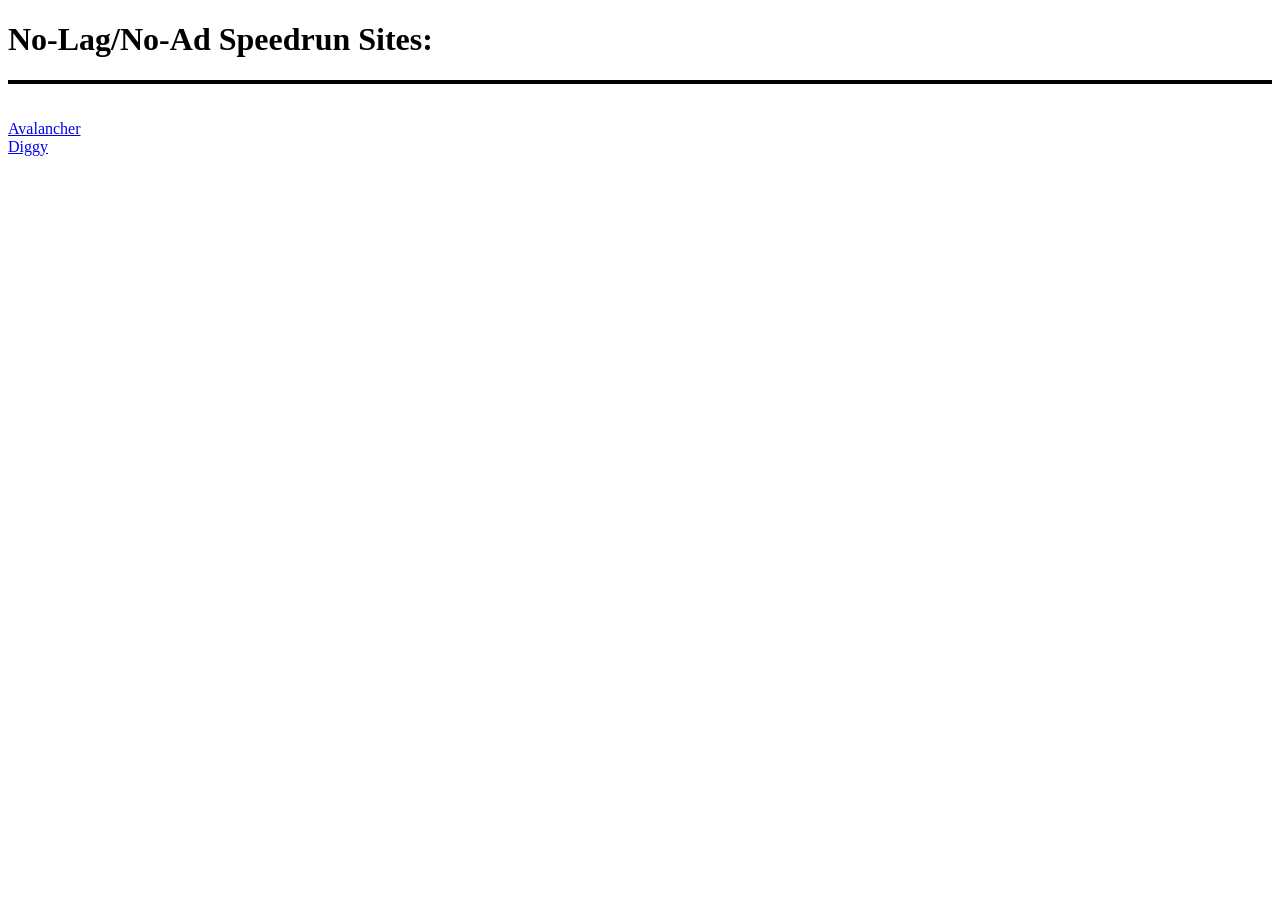
<file: index.html>
<!doctype html>
  <html height="100%">
	<head>
		<title>Exeloar's Website</title>
	</head>
	<body>
		<h1>No-Lag/No-Ad Speedrun Sites:</h1>
		<div style="border: 2px solid #000000;">
   		</div><br><br>
		<a href="http://exeloar.github.io/avalancher"> Avalancher<br>
		<a href="http://exeloar.github.io/diggy"> Diggy<br>
	</body>	
</html>
</file>
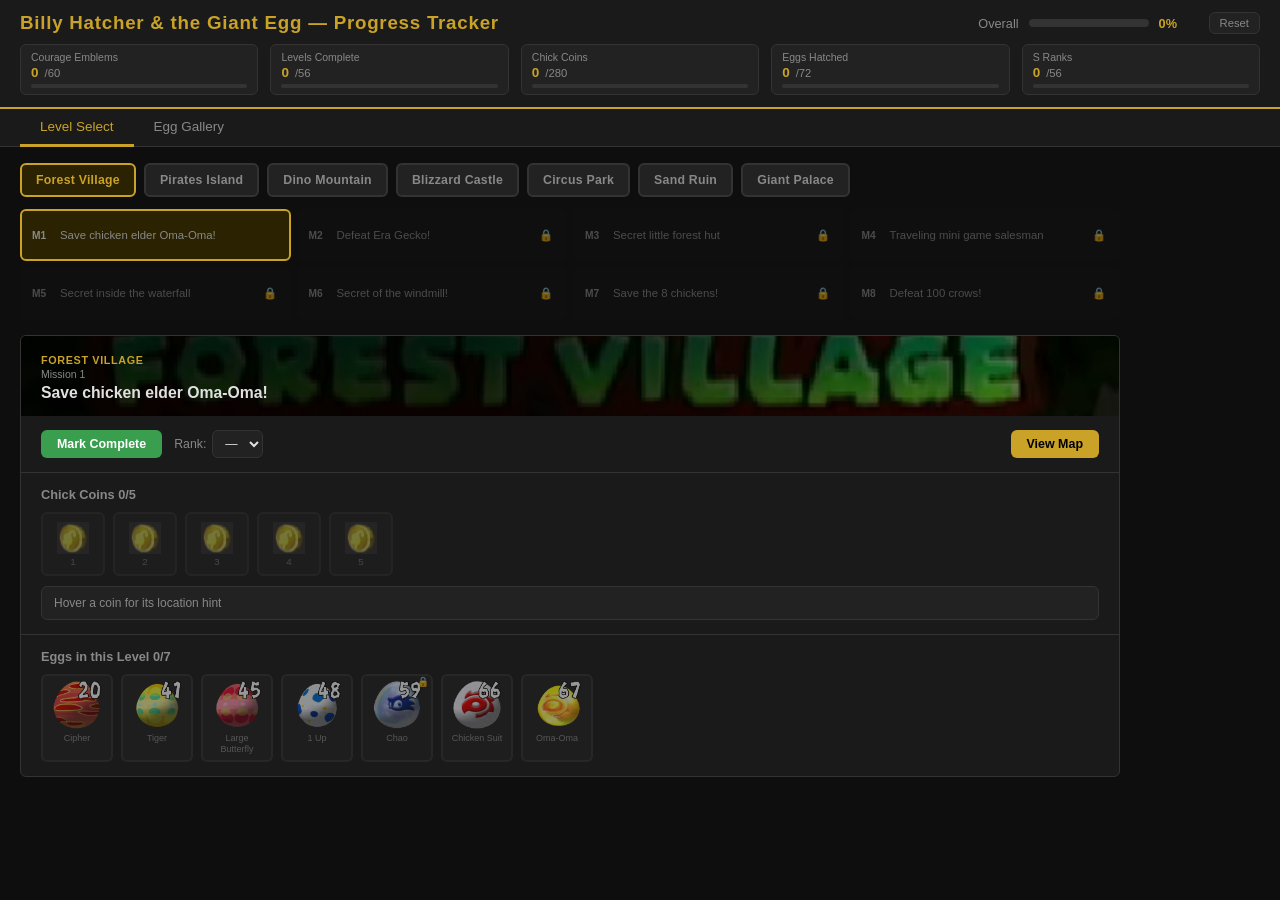
<file: billyhatcherprogresstracker/index.html>
<!DOCTYPE html>
<html lang="en">
<head>
  <meta charset="UTF-8">
  <meta name="viewport" content="width=device-width, initial-scale=1.0">
  <title>Billy Hatcher Progress Tracker</title>
  <link rel="stylesheet" href="style.css">
</head>
<body>

  <header>
    <div class="header-top">
      <h1>Billy Hatcher &amp; the Giant Egg — Progress Tracker</h1>
      <div style="display:flex;align-items:center;gap:14px;">
        <div class="overall-progress">
          <span>Overall</span>
          <div class="overall-bar-wrap"><div id="overall-bar" style="width:0%"></div></div>
          <span id="overall-pct">0%</span>
        </div>
        <button class="reset-btn" onclick="resetProgress()">Reset</button>
      </div>
    </div>
    <div class="stats-bar">
      <div class="stat">
        <span class="stat-label">Courage Emblems</span>
        <div class="stat-row">
          <span class="stat-value" id="stat-emblems">0</span>
          <span class="stat-max">/60</span>
        </div>
        <div class="progress-bar"><div class="progress-fill" id="bar-emblems" style="width:0%"></div></div>
      </div>
      <div class="stat">
        <span class="stat-label">Levels Complete</span>
        <div class="stat-row">
          <span class="stat-value" id="stat-levels">0</span>
          <span class="stat-max">/56</span>
        </div>
        <div class="progress-bar"><div class="progress-fill" id="bar-levels" style="width:0%"></div></div>
      </div>
      <div class="stat">
        <span class="stat-label">Chick Coins</span>
        <div class="stat-row">
          <span class="stat-value" id="stat-coins">0</span>
          <span class="stat-max">/280</span>
        </div>
        <div class="progress-bar"><div class="progress-fill" id="bar-coins" style="width:0%"></div></div>
      </div>
      <div class="stat">
        <span class="stat-label">Eggs Hatched</span>
        <div class="stat-row">
          <span class="stat-value" id="stat-eggs">0</span>
          <span class="stat-max">/72</span>
        </div>
        <div class="progress-bar"><div class="progress-fill" id="bar-eggs" style="width:0%"></div></div>
      </div>
      <div class="stat">
        <span class="stat-label">S Ranks</span>
        <div class="stat-row">
          <span class="stat-value" id="stat-sranks">0</span>
          <span class="stat-max">/56</span>
        </div>
        <div class="progress-bar"><div class="progress-fill" id="bar-sranks" style="width:0%"></div></div>
      </div>
    </div>
  </header>

  <nav>
    <button class="tab-btn active" data-tab="level-select">Level Select</button>
    <button class="tab-btn" data-tab="egg-gallery">Egg Gallery</button>
  </nav>

  <main>

    <!-- Level Select Tab -->
    <div id="level-select" class="tab-content active">
      <div id="world-buttons"></div>
      <div id="mission-buttons"></div>
      <div id="level-detail">
        <p class="placeholder">Select a level above to view its details</p>
      </div>
    </div>

    <!-- Egg Gallery Tab -->
    <div id="egg-gallery" class="tab-content">
      <div id="egg-left">
        <div id="egg-zero-row"></div>
        <div id="egg-grid"></div>
      </div>
      <div id="egg-detail">
        <p class="placeholder" style="font-size:0.82rem;color:var(--text-dim);">Select an egg to view details</p>
      </div>
    </div>

  </main>

  <script src="data.js"></script>
  <script src="app.js"></script>
</body>
</html>
</file>
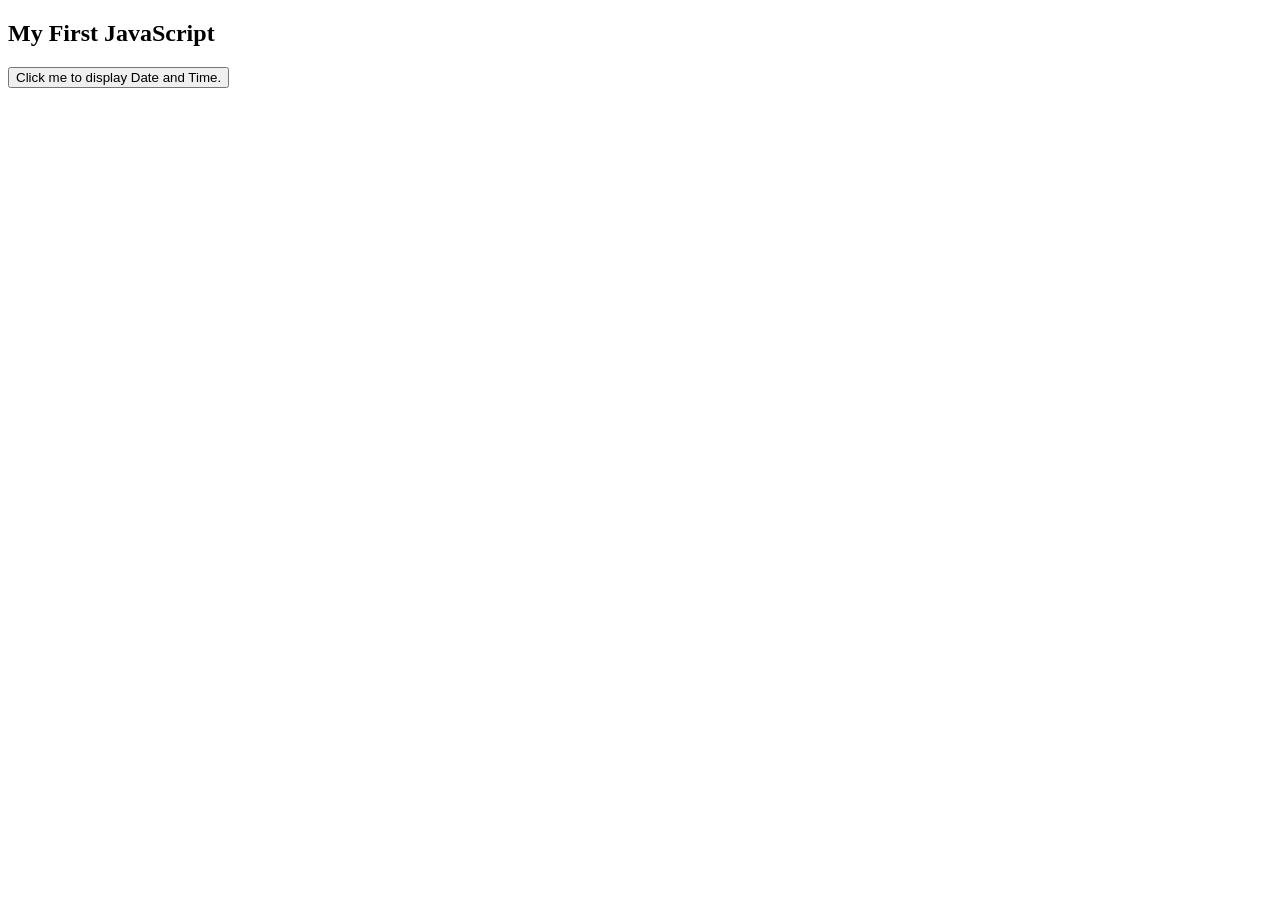
<file: habanerotest/index.html>
<!DOCTYPE html>
<html>
<body>

<h2>My First JavaScript</h2>

<button type="button"
onclick="document.getElementById('demo').innerHTML = Date()">
Click me to display Date and Time.</button>

<p id="demo"></p>

</body>
</html>
</file>
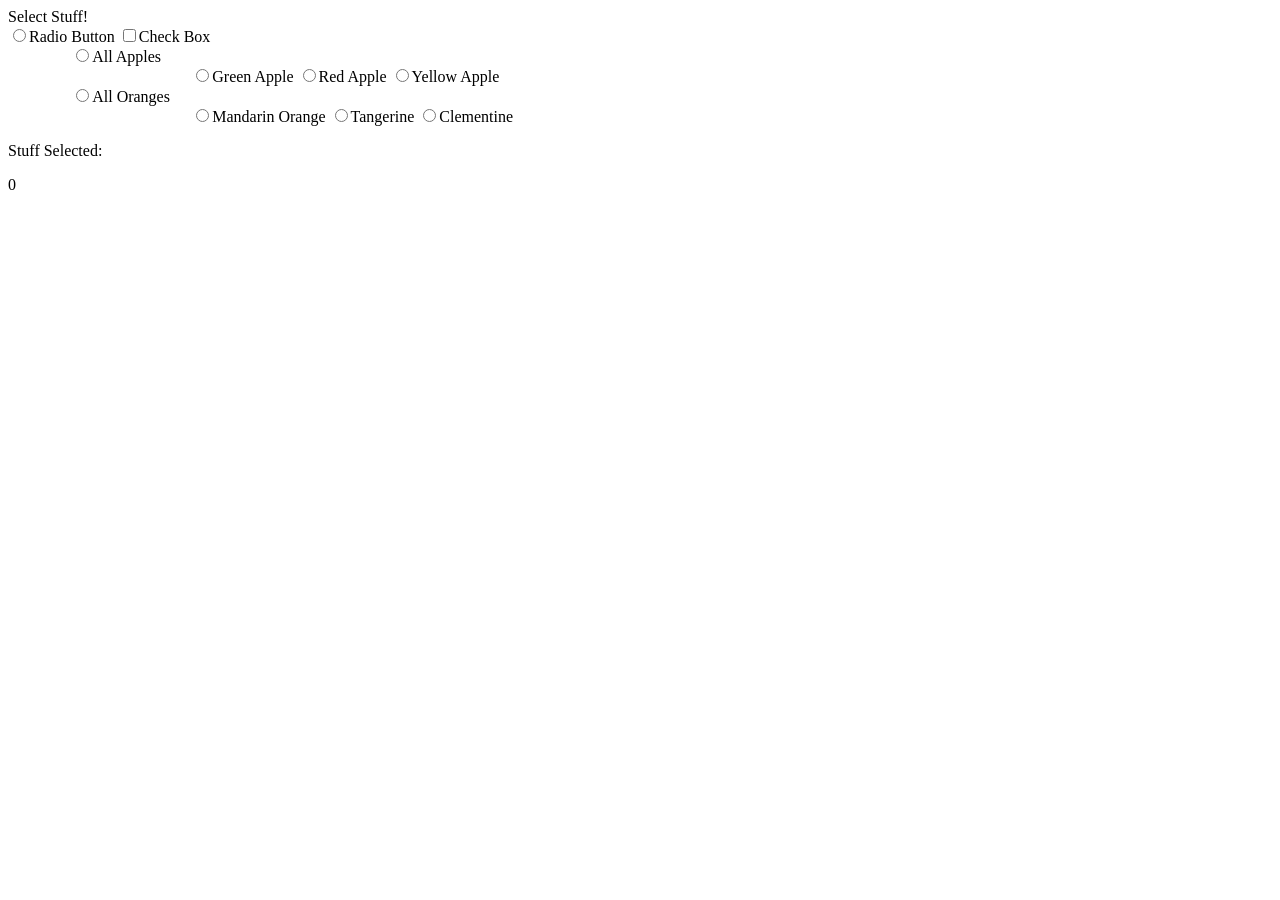
<file: selectioncounter/index.html>
<!DOCTYPE html>
<html>
<body>

Select Stuff!
<div id="selections">
    <input type="radio">Radio Button</input>
    <input type="checkbox">Check Box</input>
    <div style = "margin-left:5%">
        <input type="radio">All Apples</input>
        <div style = "margin-left:10%">
            <input type ="radio">Green Apple</input>
            <input type ="radio">Red Apple</input> 
            <input type ="radio">Yellow Apple</input> 
        </div>
    </div>
    <div style = "margin-left:5%">
        <input type="radio">All Oranges</input>
        <div style = "margin-left:10%">
            <input type ="radio">Mandarin Orange</input>
            <input type ="radio">Tangerine</input> 
            <input type ="radio">Clementine</input> 
        </div>
    </div>
    </div>
</div>
<p>Stuff Selected:</p>
<p id="counter">0</p>

</body>

<script>
    document.body.addEventListener('click',
        function() {
            document.getElementById("counter").innerHTML = getNumSelected();
        },
        true
    );
    
    function getNumSelected() {
        count = 0;
        console.log(document.getElementById("selections").getElementsByTagName("*"));
        for(element of document.getElementById("selections").getElementsByTagName("*")) {
            count += isSelected(element);
        }
        return count;
    }
    
    function isSelected(HTMLelement){
        console.log(HTMLelement.nodeName)
        if (HTMLelement.nodeName != "INPUT"){
            return 0;
        }
        if (!HTMLelement.checked){
            return 0;
        }
        return 1;
    }
</script>

</html>
</file>
<file: billyhatcherprogresstracker/style.css>
/* ─────────────────────────────────────────────
   Base & Reset
   ───────────────────────────────────────────── */

*, *::before, *::after { box-sizing: border-box; margin: 0; padding: 0; }

:root {
  --bg:        #0e0e0e;
  --bg2:       #1a1a1a;
  --bg3:       #222;
  --border:    #333;
  --gold:      #c9a227;
  --gold-dim:  #7a6015;
  --orange:    #e05c1a;
  --green:     #3a9e4f;
  --red:       #b03030;
  --text:      #e0e0e0;
  --text-dim:  #888;
  --locked:    #3a3a3a;
  --complete:  #1e3a1e;
  --radius:    6px;
}

html { font-size: 15px; }

body {
  font-family: 'Segoe UI', Arial, sans-serif;
  background: var(--bg);
  color: var(--text);
  min-height: 100vh;
  display: flex;
  flex-direction: column;
}

button { cursor: pointer; border: none; font-family: inherit; }
img    { display: block; }
ul     { list-style: none; }

/* ─────────────────────────────────────────────
   Header & Stats
   ───────────────────────────────────────────── */

header {
  background: var(--bg2);
  border-bottom: 2px solid var(--gold);
  padding: 12px 20px;
  position: sticky;
  top: 0;
  z-index: 100;
}

.header-top {
  display: flex;
  align-items: center;
  justify-content: space-between;
  margin-bottom: 10px;
}

header h1 {
  font-size: 1.25rem;
  color: var(--gold);
  letter-spacing: 0.04em;
}

.overall-progress {
  display: flex;
  align-items: center;
  gap: 10px;
  font-size: 0.85rem;
  color: var(--text-dim);
}

.overall-bar-wrap {
  width: 120px;
  height: 8px;
  background: var(--border);
  border-radius: 4px;
  overflow: hidden;
}

#overall-bar {
  height: 100%;
  background: var(--gold);
  transition: width 0.3s;
}

#overall-pct { color: var(--gold); font-weight: bold; min-width: 36px; }

.stats-bar {
  display: flex;
  gap: 12px;
  flex-wrap: wrap;
}

.stat {
  flex: 1;
  min-width: 100px;
  background: var(--bg3);
  border: 1px solid var(--border);
  border-radius: var(--radius);
  padding: 6px 10px;
}

.stat-label { font-size: 0.7rem; color: var(--text-dim); display: block; margin-bottom: 2px; }

.stat-row {
  display: flex;
  align-items: center;
  gap: 6px;
  margin-bottom: 4px;
}

.stat-value { font-size: 0.9rem; font-weight: bold; color: var(--gold); }
.stat-max   { font-size: 0.75rem; color: var(--text-dim); }

.progress-bar {
  height: 4px;
  background: var(--border);
  border-radius: 2px;
  overflow: hidden;
}

.progress-fill {
  height: 100%;
  background: var(--gold);
  transition: width 0.3s;
  border-radius: 2px;
}

.reset-btn {
  background: var(--bg3);
  border: 1px solid var(--border);
  color: var(--text-dim);
  font-size: 0.75rem;
  padding: 4px 10px;
  border-radius: var(--radius);
  transition: border-color 0.2s, color 0.2s;
}
.reset-btn:hover { border-color: var(--red); color: var(--red); }

/* ─────────────────────────────────────────────
   Tabs
   ───────────────────────────────────────────── */

nav {
  display: flex;
  background: var(--bg2);
  border-bottom: 1px solid var(--border);
  padding: 0 20px;
}

.tab-btn {
  background: none;
  color: var(--text-dim);
  padding: 10px 20px;
  font-size: 0.9rem;
  border-bottom: 3px solid transparent;
  margin-bottom: -1px;
  transition: color 0.2s, border-color 0.2s;
}
.tab-btn.active { color: var(--gold); border-bottom-color: var(--gold); }
.tab-btn:hover  { color: var(--text); }

/* ─────────────────────────────────────────────
   Tab Content
   ───────────────────────────────────────────── */

main { flex: 1; padding: 16px 20px; }

.tab-content { display: none; }
.tab-content.active { display: block; }

/* ─────────────────────────────────────────────
   Level Select — World Buttons
   ───────────────────────────────────────────── */

#level-select { max-width: 1100px; }

#world-buttons {
  display: flex;
  flex-wrap: wrap;
  gap: 8px;
  margin-bottom: 12px;
}

.world-btn {
  background: var(--bg3);
  border: 2px solid var(--border);
  color: var(--text-dim);
  padding: 8px 14px;
  border-radius: var(--radius);
  font-size: 0.82rem;
  font-weight: 600;
  letter-spacing: 0.02em;
  transition: all 0.15s;
}
.world-btn:hover  { border-color: var(--gold-dim); color: var(--text); }
.world-btn.active { border-color: var(--gold); color: var(--gold); background: #2a2200; }

/* ─────────────────────────────────────────────
   Level Select — Mission Buttons
   ───────────────────────────────────────────── */

#mission-buttons {
  display: grid;
  grid-template-columns: repeat(2, 1fr);
  gap: 6px;
  margin-bottom: 16px;
}

@media (min-width: 640px) {
  #mission-buttons { grid-template-columns: repeat(4, 1fr); }
}

.mission-btn {
  background: var(--bg3);
  border: 2px solid var(--border);
  color: var(--text-dim);
  padding: 8px 10px;
  border-radius: var(--radius);
  text-align: left;
  display: flex;
  align-items: center;
  gap: 6px;
  transition: all 0.15s;
  min-height: 52px;
}
.mission-btn:hover   { border-color: var(--gold-dim); color: var(--text); }
.mission-btn.active  { border-color: var(--gold); background: #2a2200; }
.mission-btn.locked  { border-color: transparent; background: #111; opacity: 0.5; }
.mission-btn.complete{ border-color: #2d5a2d; background: var(--complete); }

.mission-num  { font-size: 0.68rem; color: var(--text-dim); min-width: 22px; font-weight: bold; }
.mission-name { flex: 1; font-size: 0.76rem; line-height: 1.3; }
.mission-status {
  font-size: 0.75rem;
  font-weight: bold;
  min-width: 18px;
  text-align: center;
}

.rank-S     { color: #ffd700; }
.rank-A     { color: #ff8c00; }
.rank-B     { color: #6699ff; }
.rank-C     { color: #66cc66; }
.rank-D     { color: #aaa; }
.rank-NORANK{ color: var(--text-dim); }

/* ─────────────────────────────────────────────
   Level Detail
   ───────────────────────────────────────────── */

#level-detail {
  background: var(--bg2);
  border: 1px solid var(--border);
  border-radius: var(--radius);
  overflow: hidden;
}

.placeholder {
  padding: 40px;
  text-align: center;
  color: var(--text-dim);
}

.level-banner {
  background-size: cover;
  background-position: center;
  position: relative;
  min-height: 80px;
  display: flex;
  align-items: flex-end;
}

.level-banner::before {
  content: '';
  position: absolute;
  inset: 0;
  background: linear-gradient(to right, rgba(0,0,0,0.85) 40%, rgba(0,0,0,0.4));
}

.level-banner-text {
  position: relative;
  padding: 14px 20px;
  display: flex;
  flex-direction: column;
  gap: 2px;
}

.banner-world   { font-size: 0.72rem; color: var(--gold); font-weight: 600; letter-spacing: 0.06em; text-transform: uppercase; }
.banner-mission { font-size: 0.7rem; color: var(--text-dim); }
.banner-level-name { font-size: 1.05rem; font-weight: bold; color: var(--text); margin-top: 2px; }

.level-controls {
  display: flex;
  align-items: center;
  gap: 12px;
  padding: 14px 20px;
  border-bottom: 1px solid var(--border);
  flex-wrap: wrap;
}

/* Generic buttons */
.btn {
  padding: 7px 16px;
  border-radius: var(--radius);
  font-size: 0.83rem;
  font-weight: 600;
  transition: opacity 0.15s, filter 0.15s;
}
.btn:hover { filter: brightness(1.15); }

.btn-success { background: var(--green);  color: #fff; }
.btn-danger  { background: var(--red);    color: #fff; }
.btn-primary { background: var(--gold);   color: #000; }

.rank-wrapper {
  display: flex;
  align-items: center;
  gap: 6px;
  font-size: 0.82rem;
  color: var(--text-dim);
}

.rank-select {
  background: var(--bg3);
  border: 1px solid var(--border);
  color: var(--text);
  padding: 5px 8px;
  border-radius: var(--radius);
  font-size: 0.82rem;
}
.rank-select:focus { outline: 1px solid var(--gold); }

/* Coins */
.coin-section { padding: 14px 20px; border-bottom: 1px solid var(--border); }
.coin-section h3 { font-size: 0.85rem; color: var(--text-dim); margin-bottom: 10px; }

.coin-row { display: flex; gap: 8px; flex-wrap: wrap; margin-bottom: 10px; }

.coin-btn {
  width: 64px;
  height: 64px;
  background: var(--bg3);
  border: 2px solid var(--border);
  border-radius: var(--radius);
  display: flex;
  flex-direction: column;
  align-items: center;
  justify-content: center;
  gap: 2px;
  opacity: 0.4;
  transition: all 0.15s;
  position: relative;
}
.coin-btn img  { width: 32px; height: 32px; object-fit: contain; }
.coin-btn span { font-size: 0.65rem; color: var(--text-dim); }
.coin-btn:hover    { border-color: var(--gold-dim); opacity: 0.8; }
.coin-btn.collected {
  opacity: 1;
  border-color: var(--gold);
  background: #2a2200;
}

.coin-hint {
  font-size: 0.8rem;
  color: var(--text-dim);
  background: var(--bg3);
  border: 1px solid var(--border);
  border-radius: var(--radius);
  padding: 7px 12px;
  min-height: 34px;
  display: flex;
  align-items: center;
}

/* Eggs in level */
.level-eggs-section { padding: 14px 20px; }
.level-eggs-section h3 { font-size: 0.85rem; color: var(--text-dim); margin-bottom: 10px; }

.level-egg-grid {
  display: flex;
  flex-wrap: wrap;
  gap: 8px;
}

.level-egg-card {
  width: 72px;
  background: var(--bg3);
  border: 2px solid var(--border);
  border-radius: var(--radius);
  padding: 5px;
  display: flex;
  flex-direction: column;
  align-items: center;
  gap: 4px;
  font-size: 0.6rem;
  color: var(--text-dim);
  text-align: center;
  line-height: 1.2;
  position: relative;
  opacity: 0.55;
  transition: all 0.15s;
}
.level-egg-card img { width: 48px; height: 48px; object-fit: contain; }
.level-egg-card:hover   { border-color: var(--gold-dim); opacity: 0.9; }
.level-egg-card.hatched {
  opacity: 1;
  border-color: var(--gold);
  background: #2a2200;
}

.hatched-mark {
  position: absolute;
  bottom: 3px;
  left: 3px;
  top: auto;
  right: auto;
  width: 18px;
  height: 18px;
  background: #2d8a3e;
  border: 1.5px solid #5fca72;
  border-radius: 50%;
  display: flex;
  align-items: center;
  justify-content: center;
  font-size: 10px;
  font-weight: bold;
  color: #fff;
  line-height: 1;
  pointer-events: none;
}

.hatched-mark-lg {
  width: 30px;
  height: 30px;
  font-size: 16px;
  top: -8px;
  right: -8px;
  bottom: auto;
  left: auto;
}

.no-eggs-msg {
  padding: 14px 20px;
  color: var(--text-dim);
  font-size: 0.85rem;
}

/* ─────────────────────────────────────────────
   Egg Gallery
   ───────────────────────────────────────────── */

#egg-gallery.active {
  display: flex;
  gap: 16px;
  max-width: 1200px;
  align-items: flex-start;
}

#egg-left {
  flex: 1;
  min-width: 0;
  display: flex;
  flex-direction: column;
  gap: 10px;
}

#egg-zero-row {
  display: flex;
  align-items: center;
  gap: 10px;
  padding-bottom: 10px;
  border-bottom: 1px solid var(--border);
}

.egg-zero-label {
  font-size: 0.72rem;
  color: var(--text-dim);
  font-weight: 600;
  letter-spacing: 0.05em;
  text-transform: uppercase;
  writing-mode: vertical-rl;
  text-orientation: mixed;
}

.egg-zero-card {
  width: 56px;
  height: 56px;
  flex-shrink: 0;
}

#egg-grid {
  display: grid;
  grid-template-columns: repeat(9, 1fr);
  gap: 5px;
}

@media (max-width: 500px) {
  #egg-grid { grid-template-columns: repeat(6, 1fr); }
}

.egg-card {
  background: var(--bg3);
  border: 2px solid var(--border);
  border-radius: var(--radius);
  padding: 4px;
  position: relative;
  opacity: 0.5;
  transition: all 0.15s;
  aspect-ratio: 1;
  display: flex;
  align-items: center;
  justify-content: center;
}
.egg-card img { width: 100%; height: auto; object-fit: contain; }
.egg-card:hover   { border-color: var(--gold-dim); opacity: 0.85; }
.egg-card.hatched { opacity: 1; border-color: var(--gold); background: #2a2200; }
.egg-card.selected{ border-color: var(--gold) !important; box-shadow: 0 0 0 2px var(--gold); opacity: 1; }

.egg-lock {
  position: absolute;
  top: 1px;
  right: 2px;
  font-size: 0.65rem;
  line-height: 1;
  pointer-events: none;
}

/* Egg Detail Panel */
#egg-detail {
  background: var(--bg2);
  border: 1px solid var(--border);
  border-radius: var(--radius);
  padding: 20px;
  position: sticky;
  top: 80px;
  display: flex;
  flex-direction: column;
  gap: 12px;
  align-items: center;
  text-align: center;
}

.egg-detail-img-wrap {
  position: relative;
  width: 100px;
  height: 100px;
  display: flex;
  align-items: center;
  justify-content: center;
  overflow: visible;
}

.egg-detail-img { width: 100px; height: 100px; object-fit: contain; }

.egg-item-img {
  position: absolute;
  bottom: -16px;
  right: -24px;
  width: 72px;
  height: 72px;
  object-fit: contain;
  background: rgba(14,14,14,0.8);
  border: 1px solid var(--border);
  border-radius: var(--radius);
  padding: 4px;
}


.egg-detail-name {
  font-size: 1rem;
  font-weight: bold;
  color: var(--text);
}

.egg-status-badge {
  display: inline-block;
  padding: 3px 12px;
  border-radius: 99px;
  font-size: 0.78rem;
  background: var(--bg3);
  border: 1px solid var(--border);
  color: var(--text-dim);
}
.egg-status-badge.hatched {
  background: #2a2200;
  border-color: var(--gold);
  color: var(--gold);
}

.egg-locations-list {
  width: 100%;
  text-align: left;
  display: flex;
  flex-direction: column;
  gap: 4px;
}

.egg-locations-list li {
  font-size: 0.74rem;
  color: var(--text-dim);
  background: var(--bg3);
  padding: 5px 8px;
  border-radius: 4px;
  border: 1px solid transparent;
  transition: border-color 0.15s, color 0.15s;
}
.egg-locations-list li:hover { border-color: var(--gold-dim); color: var(--text); }
.egg-locations-list li.loc-complete { color: #6aaa6a; }

#egg-detail h3 {
  font-size: 0.8rem;
  color: var(--text-dim);
  text-align: left;
  width: 100%;
  border-top: 1px solid var(--border);
  padding-top: 10px;
}

/* ─────────────────────────────────────────────
   Fruit Preferences
   ───────────────────────────────────────────── */

.fruit-section {
  width: 100%;
  display: flex;
  flex-direction: column;
  gap: 8px;
  border-top: 1px solid var(--border);
  padding-top: 10px;
}

.fruit-header {
  display: flex;
  align-items: center;
  justify-content: space-between;
  width: 100%;
}

.fruit-header h3 {
  border-top: none;
  padding-top: 0;
  margin: 0;
}

.pts-badge {
  font-size: 0.72rem;
  font-weight: bold;
  color: var(--gold);
  background: #2a2200;
  border: 1px solid var(--gold-dim);
  border-radius: 99px;
  padding: 2px 8px;
}

.fruit-row {
  display: grid;
  grid-template-columns: repeat(7, 1fr);
  gap: 4px;
  width: 100%;
}

.fruit-chip {
  display: flex;
  flex-direction: column;
  align-items: center;
  gap: 2px;
  padding: 5px 2px;
  border-radius: var(--radius);
  border: 1px solid transparent;
  filter: grayscale(1);
  opacity: 0.28;
  transition: opacity 0.15s, filter 0.15s;
  background: var(--bg3);
}

.fruit-chip.preferred {
  filter: none;
  opacity: 1;
  border-color: var(--gold-dim);
  background: #1e1a00;
  box-shadow: 0 0 6px rgba(201,162,39,0.2);
}

.fruit-emoji { font-size: 1.3rem; line-height: 1; }
.fruit-label { font-size: 0.52rem; color: var(--text-dim); text-align: center; line-height: 1.2; }
.fruit-pts   { font-size: 0.55rem; color: var(--text-dim); font-weight: bold; }

.fruit-chip.preferred .fruit-label { color: var(--text); }
.fruit-chip.preferred .fruit-pts   { color: var(--gold); }

.fruit-table {
  width: 100%;
  border-collapse: collapse;
  font-size: 0.74rem;
}

.fruit-table th,
.fruit-table td {
  padding: 4px 8px;
  text-align: center;
  border: 1px solid var(--border);
}

.fruit-table th {
  color: var(--text-dim);
  background: var(--bg3);
  font-weight: 600;
}

.fruit-table td:first-child {
  color: var(--text-dim);
  background: var(--bg3);
  font-weight: 600;
  text-align: left;
}

.fruit-table td { color: var(--text); }

.fruit-table .pref-col { color: var(--gold); font-weight: bold; }

.coin-req {
  display: flex;
  align-items: center;
  gap: 8px;
  width: 100%;
  background: var(--bg3);
  border: 1px solid var(--border);
  border-radius: var(--radius);
  padding: 7px 10px;
  font-size: 0.78rem;
  color: var(--text-dim);
}

.coin-req img { width: 20px; height: 20px; object-fit: contain; flex-shrink: 0; }

.coin-req-met {
  border-color: var(--green);
  color: #6aaa6a;
}

/* ─────────────────────────────────────────────
   Mobile Responsive
   ───────────────────────────────────────────── */

@media (max-width: 640px) {
  html { font-size: 14px; }

  header { padding: 10px 12px; }

  .header-top {
    flex-direction: column;
    align-items: flex-start;
    gap: 8px;
  }

  header h1 { font-size: 1rem; }

  .overall-bar-wrap { width: 80px; }

  .stats-bar { gap: 6px; }

  .stat { min-width: calc(50% - 3px); flex: none; }

  nav { padding: 0 8px; }

  .tab-btn { padding: 10px 14px; }

  main { padding: 12px; }

  #egg-gallery.active {
    flex-direction: column;
  }

  #egg-detail {
    position: static;
    width: 100%;
  }

  #egg-grid { grid-template-columns: repeat(6, 1fr); }

  .level-controls { gap: 8px; }

  .coin-btn { width: 56px; height: 56px; }
  .coin-btn img { width: 28px; height: 28px; }

  .level-detail-cols {
    flex-direction: column;
  }
}

/* ─────────────────────────────────────────────
   Map Modal
   ───────────────────────────────────────────── */

.map-overlay {
  position: fixed;
  inset: 0;
  background: rgba(0, 0, 0, 0.88);
  z-index: 1000;
  display: flex;
  align-items: center;
  justify-content: center;
  cursor: zoom-out;
}

.map-img {
  max-width: 95vw;
  max-height: 95vh;
  object-fit: contain;
  border-radius: var(--radius);
  box-shadow: 0 8px 40px rgba(0, 0, 0, 0.8);
  cursor: default;
}
</file>
